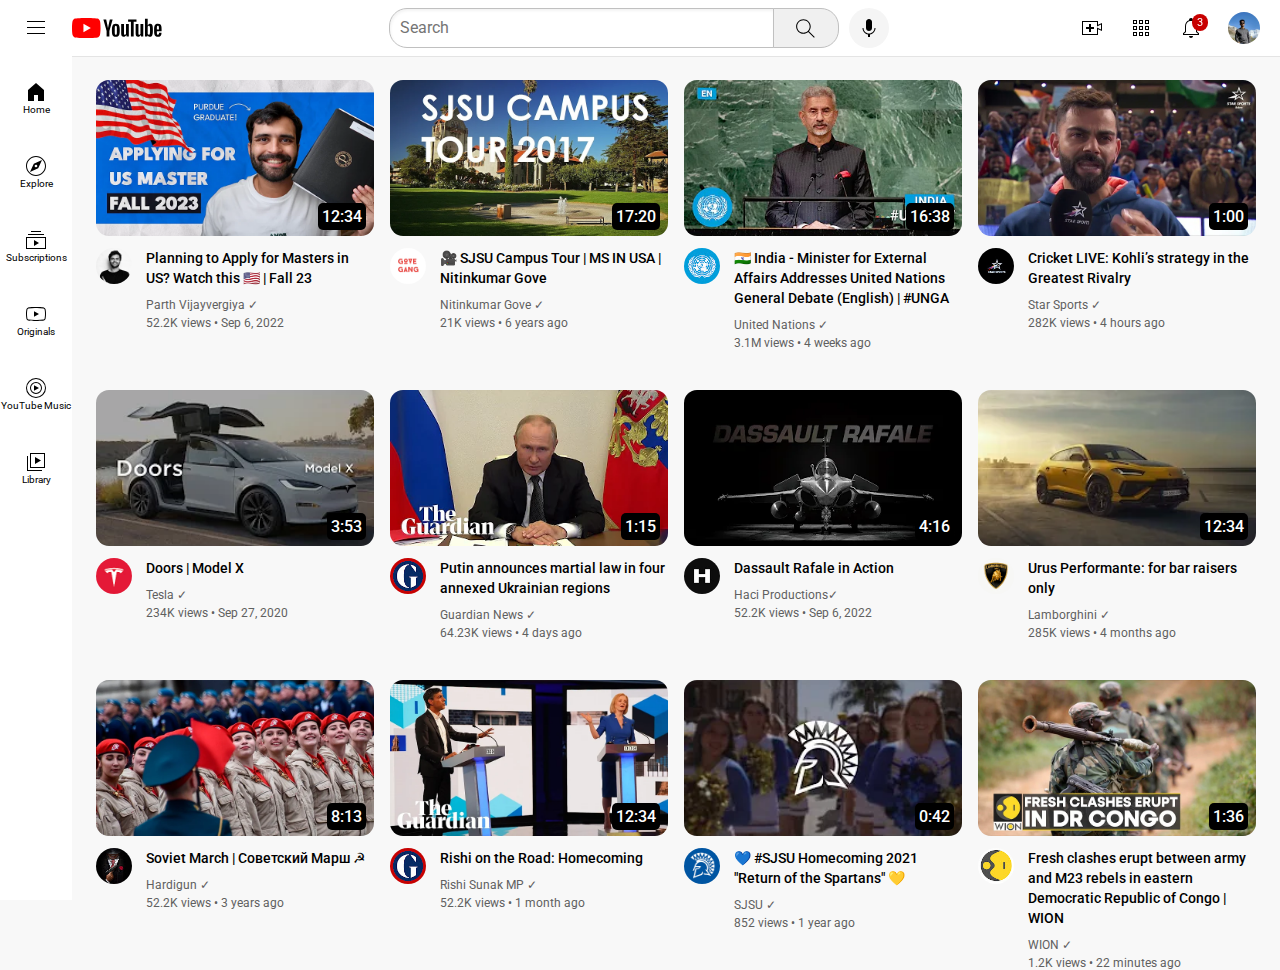
<file: index.html>
<!DOCTYPE html>
<html lang="en">
<head>
  <link rel="stylesheet" href="styles/genaral.css">
  <link rel="stylesheet" href="styles/header.css">
  <link rel="stylesheet" href="styles/video.css">
  <link rel="stylesheet" href="styles/sidebar.css">

  <link rel="preconnect" href="https://fonts.googleapis.com">
  <link rel="preconnect" href="https://fonts.gstatic.com" crossorigin>
  <link href="https://fonts.googleapis.com/css2?family=Roboto:wght@400;500;700&display=swap" rel="stylesheet">

  <meta charset="UTF-8">
  <meta http-equiv="X-UA-Compatible" content="IE=edge">
  <meta name="viewport" content="width=device-width, initial-scale=1.0">
  <title>YouTube.com Clone</title>
</head>
<body>

  <header class="header">
    <div class="left-section">
      <img class="hamburger-menu" src="icons/hamburger-menu.svg">
      <img class="youtube-logo" src="icons/youtube-logo.svg">
    </div>

    <div class="middle-section"> 
      <input class="search-box" type="text" placeholder="Search">
      <button class="search-button">
        <img src="icons/search.svg">
        <div class="tooltip">Search</div>
      </button> 
      <!-- Put position absolute inside position reletive for tooltip -->
      <button class="voice-search-button">
        <img class="voice-search-icon" src="icons/voice-search-icon.svg">
        <div class="tooltip">Search with your voice</div>
      </button>
    </div>
    
    <div class="right-section">
      <div class="upload-icon-container">
        <img class="upload-icon" src="icons/upload.svg">
        <div class="tooltip">Upload</div>
      </div>
      <div class="youtube-apps-icon-container">
        <img class="youtube-apps-icon" src="icons/youtube-apps.svg">
        <div class="tooltip">Apps</div>
      </div>
      <div class="notification-icon-container">
        <img class="notifications-icon" src="icons/notifications.svg">
        <div class="notification-count">3</div>
        <div class="tooltip">Notification</div>
      </div>
      <img class="current-user-profile" src="profile/user.jpg">
    </div>
  </header>

  <nav class="sidebar">
    <div class="sidebar-link">
      <img src="icons/home.svg">
      <div>Home</div>
    </div>
    <div class="sidebar-link">
      <img src="icons/explore.svg">
      <div>Explore</div>
    </div>
    <div class="sidebar-link">
      <img src="icons/subscriptions.svg">
      <div>Subscriptions</div>
    </div>
    <div class="sidebar-link">
      <img src="icons/originals.svg">
      <div>Originals</div>
    </div>
    <div class="sidebar-link">
      <img src="icons/youtube-music.svg">
      <div>YouTube Music</div>
    </div>
    <div class="sidebar-link">
      <img src="icons/library.svg">
      <div>Library</div>
    </div>
  </nav>
  
  <main>
    <section class="video-grid">
      <div class="video-preview">
        <div class="thumbnail-row">
          <img class="thumbnail" src="images/thumbnail-1.webp">
          <div class="video-time">12:34</div>
        </div>
  
        <div class="video-info-grid">
          <div class="channel-picture">
            <img class="profile-pic" src="profile/profile-1.jpg">
          </div>
          <div class="video-info">
            <p class="video-title">
              Planning to Apply for Masters in US? Watch this 🇺🇸 | Fall 23 
            </p>
            <p class="video-author">
              Parth Vijayvergiya &#10003;
            </p>
            <p class="video-stats">
              52.2K views &#8226; Sep 6, 2022
            </p>
          </div>
        </div>
      </div>

      <div class="video-preview">
        <div class="thumbnail-row">
          <img class="thumbnail" src="images/thumbnail-2.webp">
          <div class="video-time">17:20</div>
        </div>
  
        <div class="video-info-grid">
          <div class="channel-picture">
            <img class="profile-pic" src="profile/profile-2.jpg">
          </div>
          <div class="video-info">
            <p class="video-title">
              🎥 SJSU Campus Tour | MS IN USA | Nitinkumar Gove  
            </p>
            <p class="video-author">
              Nitinkumar Gove &#10003;
            </p>
            <p class="video-stats">
              21K views &#8226; 6 years ago
            </p>
          </div>
        </div>
      </div>
  
      <!-- <div class="video-preview">
        <div class="thumbnail-row">
          <img class="thumbnail" src="images/thumbnail-3.webp">
        </div>
  
        <div class="video-info-grid">
          <div class="channel-picture">
            <img class="profile-pic" src="profile/profile-3.jpg">
          </div>
          <div class="video-info">
            <p class="video-title">
              The Problem with New York City.. 
            </p>
            <p class="video-author">
              CaseyNeistat &#10003;
            </p>
            <p class="video-stats">
              111K views &#8226; 44 minutes ago
            </p>
          </div>
        </div>
      </div> -->
  
      <div class="video-preview">
        <div class="thumbnail-row">
          <img class="thumbnail" src="images/thumbnail-4.webp">
          <div class="video-time">16:38</div>
        </div>
  
        <div class="video-info-grid">
          <div class="channel-picture">
            <img class="profile-pic" src="profile/profile-4.jpg">
          </div>
          <div class="video-info">
            <p class="video-title">
              🇮🇳 India - Minister for External Affairs Addresses United Nations General Debate (English) | #UNGA 
            </p>
            <p class="video-author">
              United Nations &#10003;
            </p>
            <p class="video-stats">
              3.1M views &#8226; 4 weeks ago
            </p>
          </div>
        </div>
      </div>

      <div class="video-preview">
        <div class="thumbnail-row">
          <img class="thumbnail" src="images/thumbnail-5.webp">
          <div class="video-time">1:00</div>
        </div>
  
        <div class="video-info-grid">
          <div class="channel-picture">
            <img class="profile-pic" src="profile/profile-5.jpg">
          </div>
          <div class="video-info">
            <p class="video-title">
              Cricket LIVE: Kohli’s strategy in the Greatest Rivalry 
            </p>
            <p class="video-author">
              Star Sports &#10003;
            </p>
            <p class="video-stats">
              282K views &#8226; 4 hours ago
            </p>
          </div>
        </div>
      </div>

      <div class="video-preview">
        <div class="thumbnail-row">
          <img class="thumbnail" src="images/thumbnail-6.webp">
          <div class="video-time">3:53</div>
        </div>
  
        <div class="video-info-grid">
          <div class="channel-picture">
            <img class="profile-pic" src="profile/profile-6.jpg">
          </div>
          <div class="video-info">
            <p class="video-title">
              Doors | Model X 
            </p>
            <p class="video-author">
              Tesla &#10003;
            </p>
            <p class="video-stats">
              234K views &#8226; Sep 27, 2020
            </p>
          </div>
        </div>
      </div>

      <div class="video-preview">
        <div class="thumbnail-row">
          <img class="thumbnail" src="images/thumbnail-7.webp">
          <div class="video-time">1:15</div>
        </div>
  
        <div class="video-info-grid">
          <div class="channel-picture">
            <img class="profile-pic" src="profile/profile-7.jpg">
          </div>
          <div class="video-info">
            <p class="video-title">
              Putin announces martial law in four annexed Ukrainian regions
            </p>
            <p class="video-author">
              Guardian News &#10003;
            </p>
            <p class="video-stats">
              64.23K views &#8226;  4 days ago
            </p>
          </div>
        </div>
      </div>

      <div class="video-preview">
        <div class="thumbnail-row">
          <img class="thumbnail" src="images/thumbnail-8.webp">
          <div class="video-time">4:16</div>
        </div>
  
        <div class="video-info-grid">
          <div class="channel-picture">
            <img class="profile-pic" src="profile/profile-8.jpg">
          </div>
          <div class="video-info">
            <p class="video-title">
              Dassault Rafale in Action 
            </p>
            <p class="video-author">
              Haci Productions&#10003;
            </p>
            <p class="video-stats">
              52.2K views &#8226; Sep 6, 2022
            </p>
          </div>
        </div>
      </div>

      <div class="video-preview">
        <div class="thumbnail-row">
          <img class="thumbnail" src="images/thumbnail-9.webp">
          <div class="video-time">12:34</div>
        </div>
  
        <div class="video-info-grid">
          <div class="channel-picture">
            <img class="profile-pic" src="profile/profile-9.jpg">
          </div>
          <div class="video-info">
            <p class="video-title">
              Urus Performante: for bar raisers only
            </p>
            <p class="video-author">   
              Lamborghini &#10003;
            </p>
            <p class="video-stats">
              285K views &#8226; 4 months ago
            </p>
          </div>
        </div>
      </div>

      <div class="video-preview">
        <div class="thumbnail-row">
          <img class="thumbnail" src="images/thumbnail-10.webp">
          <div class="video-time">8:13</div>
        </div>
  
        <div class="video-info-grid">
          <div class="channel-picture">
            <img class="profile-pic" src="profile/profile-10.jpg">
          </div>
          <div class="video-info">
            <p class="video-title">
              Soviet March | Советский Марш ☭ 
            </p>
            <p class="video-author">
              Hardigun &#10003;
            </p>
            <p class="video-stats">
              52.2K views &#8226; 3 years ago
            </p>
          </div>
        </div>
      </div>

      <div class="video-preview">
        <div class="thumbnail-row">
          <img class="thumbnail" src="images/thumbnail-11.webp">
          <div class="video-time">12:34</div>
        </div>
  
        <div class="video-info-grid">
          <div class="channel-picture">
            <img class="profile-pic" src="profile/profile-7.jpg">
          </div>
          <div class="video-info">
            <p class="video-title">
              Rishi on the Road: Homecoming
            </p>
            <p class="video-author">
              Rishi Sunak MP &#10003;
            </p>
            <p class="video-stats">
              52.2K views &#8226; 1 month ago
            </p>
          </div>
        </div>
      </div>

      <div class="video-preview">
        <div class="thumbnail-row">
          <img class="thumbnail" src="images/thumbnail-12.webp">
          <div class="video-time">0:42</div>
        </div>
  
        <div class="video-info-grid">
          <div class="channel-picture">
            <img class="profile-pic" src="profile/profile-12.jpg">
          </div>
          <div class="video-info">
            <p class="video-title">
              💙 #SJSU Homecoming 2021 "Return of the Spartans" 💛 
            </p>
            <p class="video-author">
              SJSU &#10003;
            </p>
            <p class="video-stats">
              852 views &#8226; 1 year ago
            </p>
          </div>
        </div>
      </div>

      <div class="video-preview">
        <div class="thumbnail-row">
          <img class="thumbnail" src="images/thumbnail-13.webp">
          <div class="video-time">1:36</div>
        </div>
  
        <div class="video-info-grid">
          <div class="channel-picture">
            <img class="profile-pic" src="profile/profile-13.jpg">
          </div>
          <div class="video-info">
            <p class="video-title">
              Fresh clashes erupt between army and M23 rebels in eastern Democratic Republic of Congo | WION
            </p>
            <p class="video-author">
              WION &#10003;
            </p>
            <p class="video-stats">
              1.2K views &#8226; 22 minutes ago
            </p>
          </div>
        </div>
      </div>
    </section>
  </main>
  
</body>
</html>
</file>
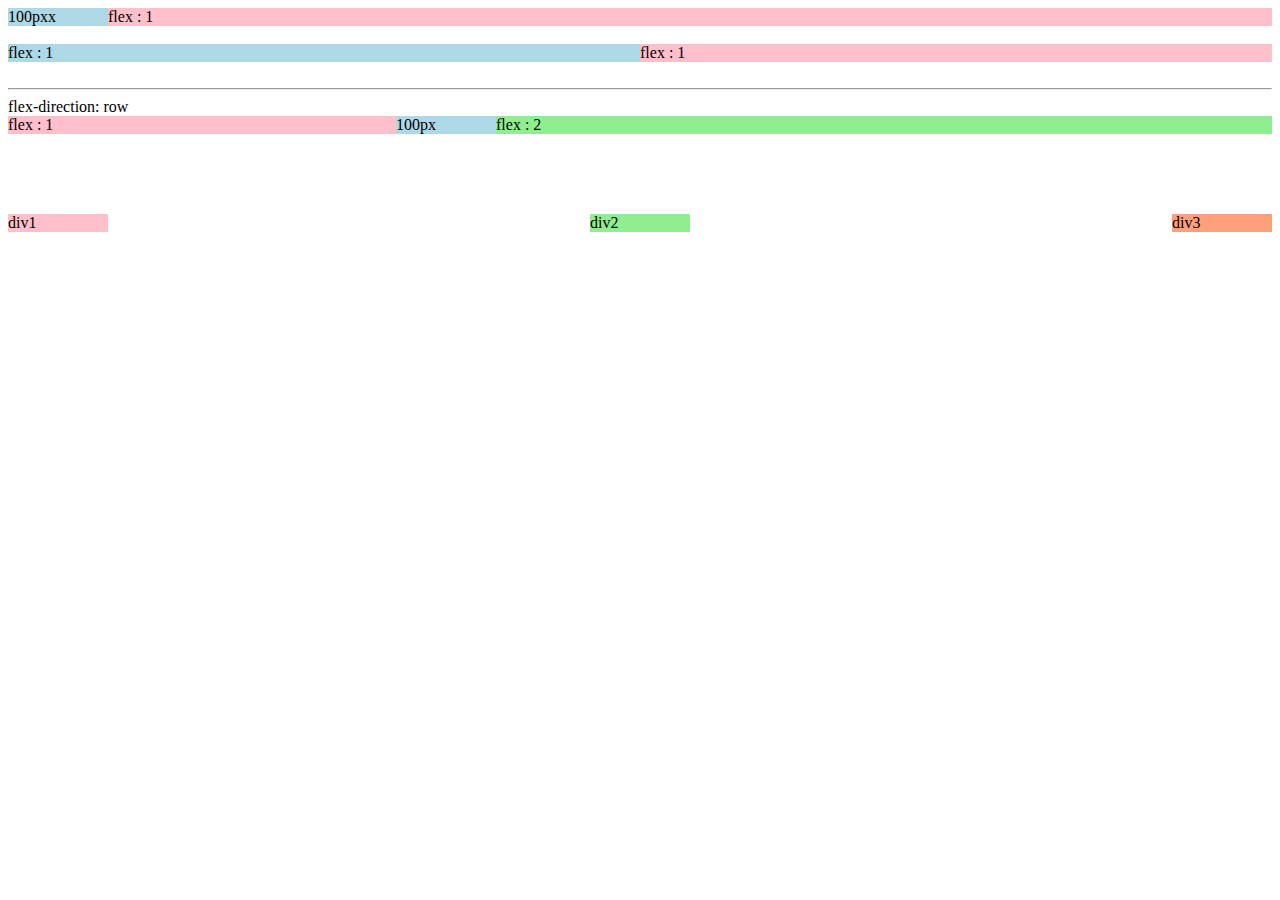
<file: practice-pre-req/flexbox.html>
<!DOCTYPE html>
<html lang="en">
<head>
  <meta charset="UTF-8">
  <meta http-equiv="X-UA-Compatible" content="IE=edge">
  <meta name="viewport" content="width=device-width, initial-scale=1.0">
  <title>Flexbox Practice</title>
</head>
<body>
  <div style="display: flex;
    flex-direction: row;
  ">
    <div style="background-color: lightblue; width: 100px;">100pxx</div>
    <div style="background-color: pink; flex: 1;">flex : 1</div>
  </div>
  <br>
  <div style="display: flex;
    flex-direction: row;
  ">
    <div style="background-color: lightblue; flex: 1;"> flex : 1</div>
    <div style="background-color: pink; flex: 1;">flex : 1</div>
  </div>
  <br>
  <hr>
  <span>flex-direction: row</span>
  <div style="display: flex;
    flex-direction: row;
    /* Below and abouv are 2 properties to set flex items verticle or horizontal */
    /* flex-direction: column; */
  ">
    <div style="background-color: pink; flex: 1;">flex : 1</div>
    <div style="background-color: lightblue; width: 100px;"> 100px</div>
    <div style="background-color: lightgreen; flex: 2;">flex : 2</div> 
  </div>

  <br><br><br>
  <div style="display: flex;
    height: 70px;
    flex-direction: row;
    /* Spread div evenly on screen using space-between */
    justify-content: space-between;
    
    /* This will align div item center in flexbox main div */
    align-items: center;
  ">
    <div style="background-color: pink; width: 100px;">div1</div>
    <div style="background-color: lightgreen; width: 100px;">div2</div>
    <div style="background-color: lightsalmon; width: 100px;">div3</div>
  </div>
</body>
</html>
</file>
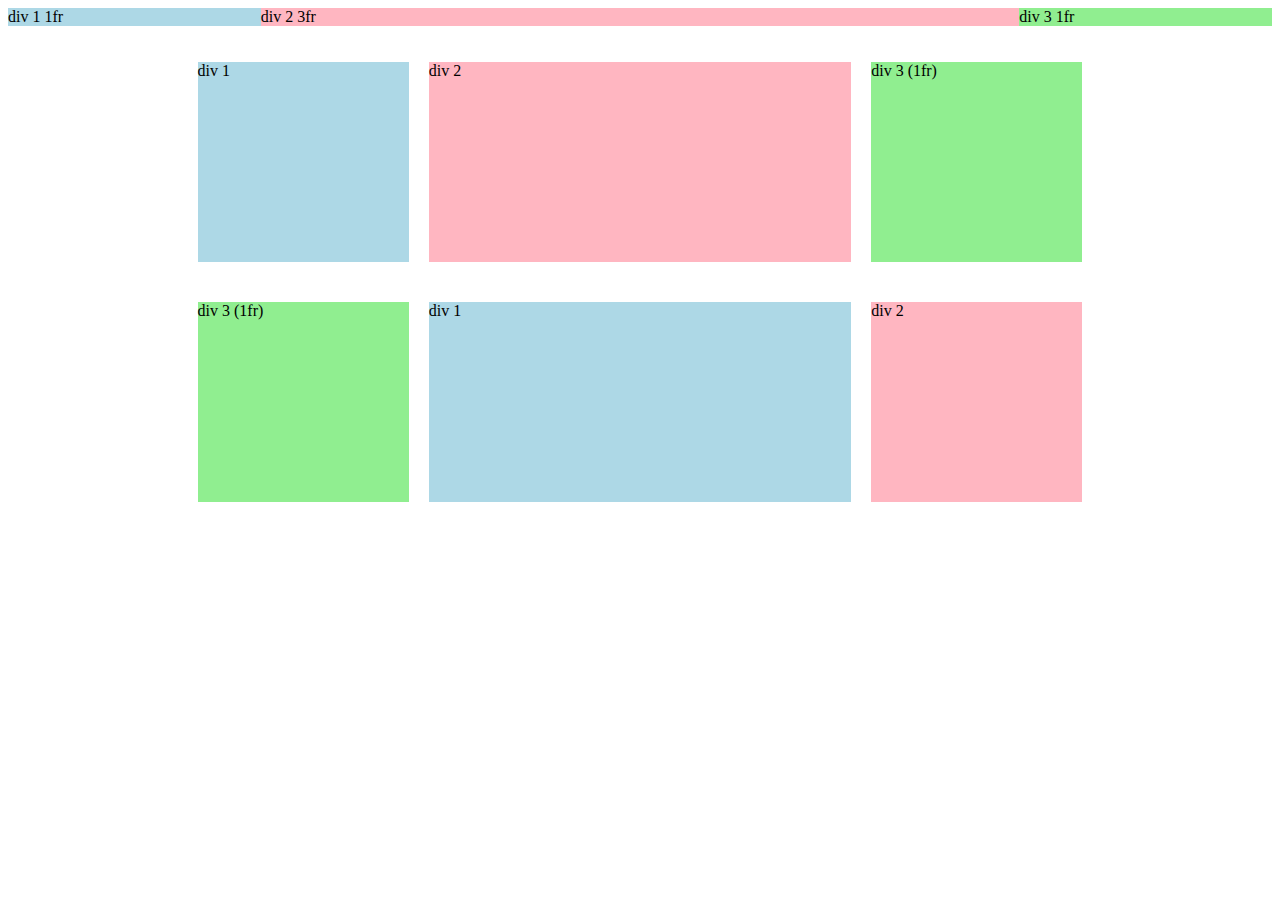
<file: practice-pre-req/grid.html>
<!DOCTYPE html>
<html lang="en">
<head>
  <meta charset="UTF-8">
  <meta http-equiv="X-UA-Compatible" content="IE=edge">
  <meta name="viewport" content="width=device-width, initial-scale=1.0">
  <title>Grid Practice</title>
</head>
<body>
  <div style="
    display: grid;
    grid-template-columns: 1fr 3fr 1fr;
  ">
    <div style="background-color: lightblue;">
      div 1 1fr
    </div>
    <div style="background-color: lightpink;"> 
      div 2  3fr
    </div>
    <div style="background-color: lightgreen;">
      div 3 1fr
    </div>
  </div>
  <br> <br>

  <div style="
    display: grid;
    grid-template-columns: 1fr 2fr 1fr;
    column-gap: 20px;
    row-gap: 40px;
    margin: auto;
    width: 70%;
  ">
    <div style="background-color: lightblue; height: 200px;">
      div 1
    </div>
    <div style="background-color: lightpink;height: 200px"> 
      div 2
    </div>
    <div style="background-color: lightgreen; height: 200px">
      div 3 (1fr)
    </div>
    <div style="background-color: lightgreen; height: 200px">
      div 3 (1fr)
    </div>
    <div style="background-color: lightblue; height: 200px;">
      div 1
    </div>
    <div style="background-color: lightpink;height: 200px"> 
      div 2
    </div>
  </div>
</body>
</html>
</file>
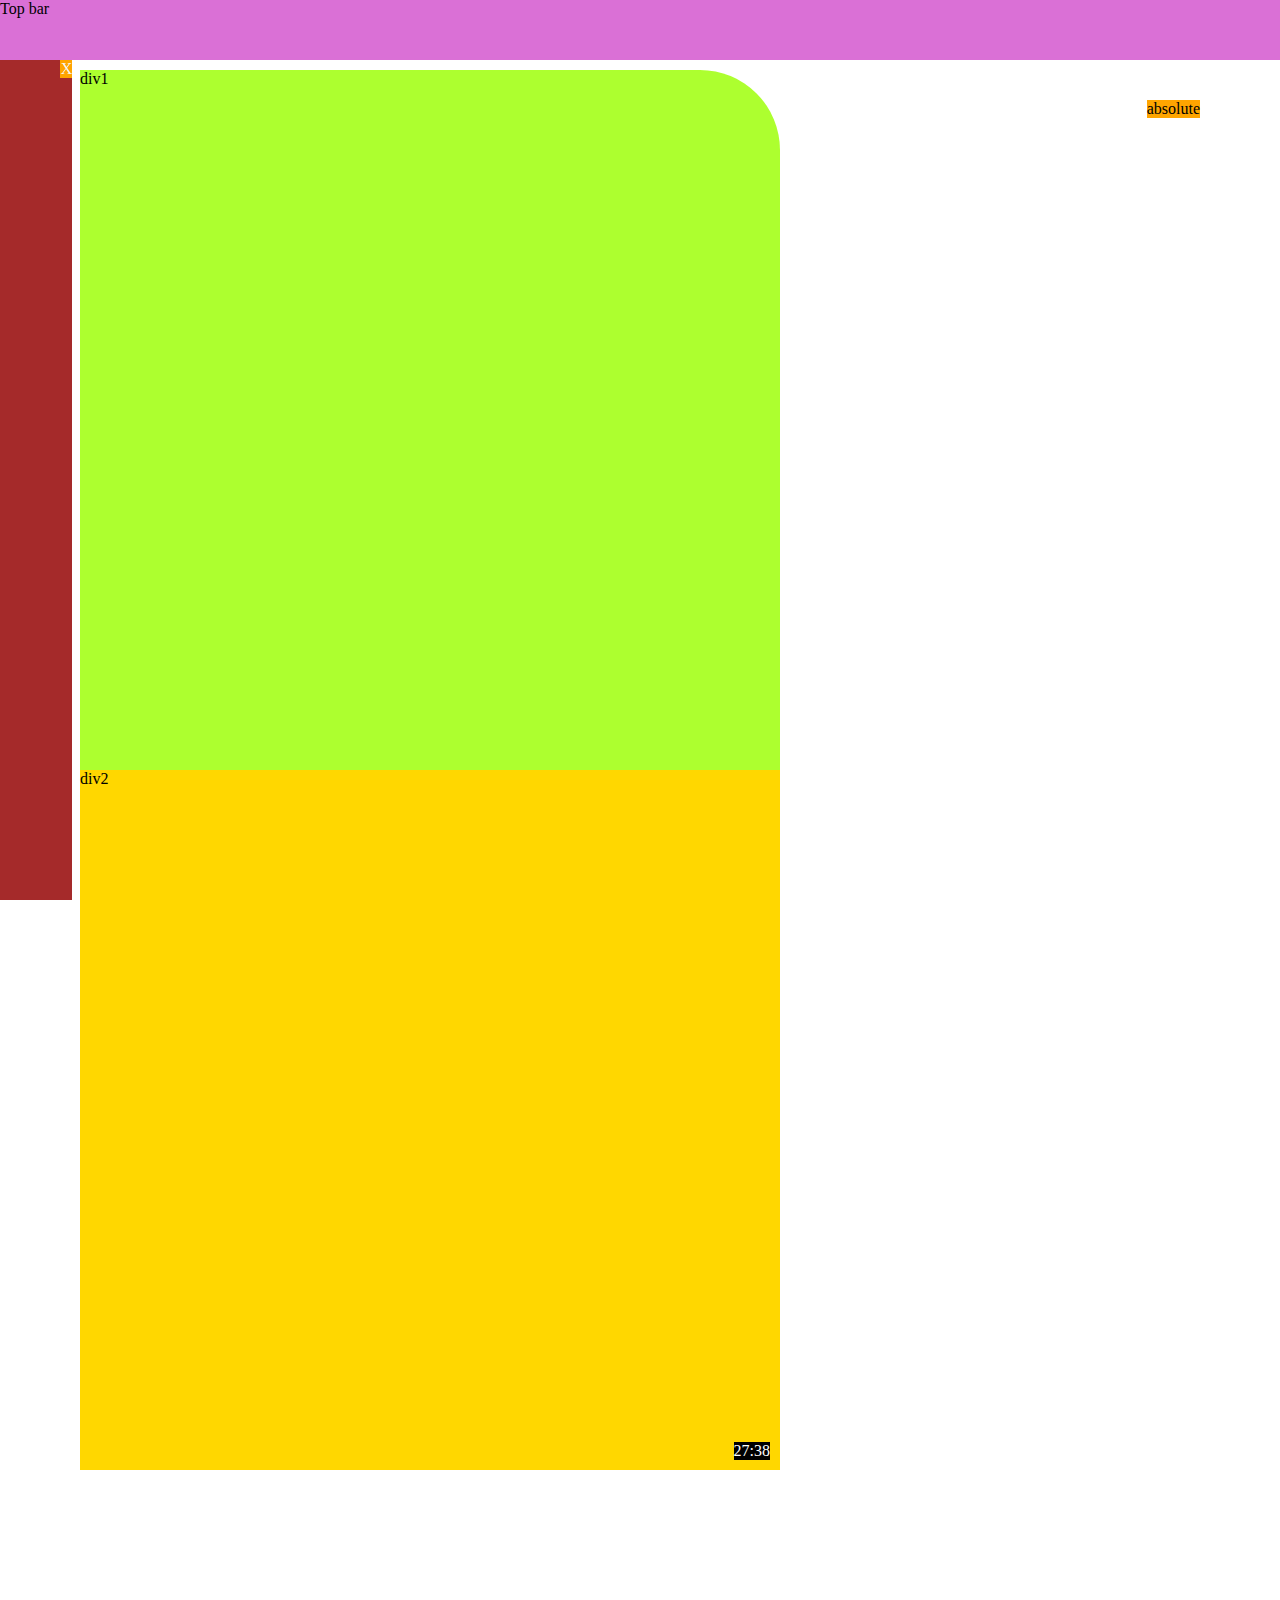
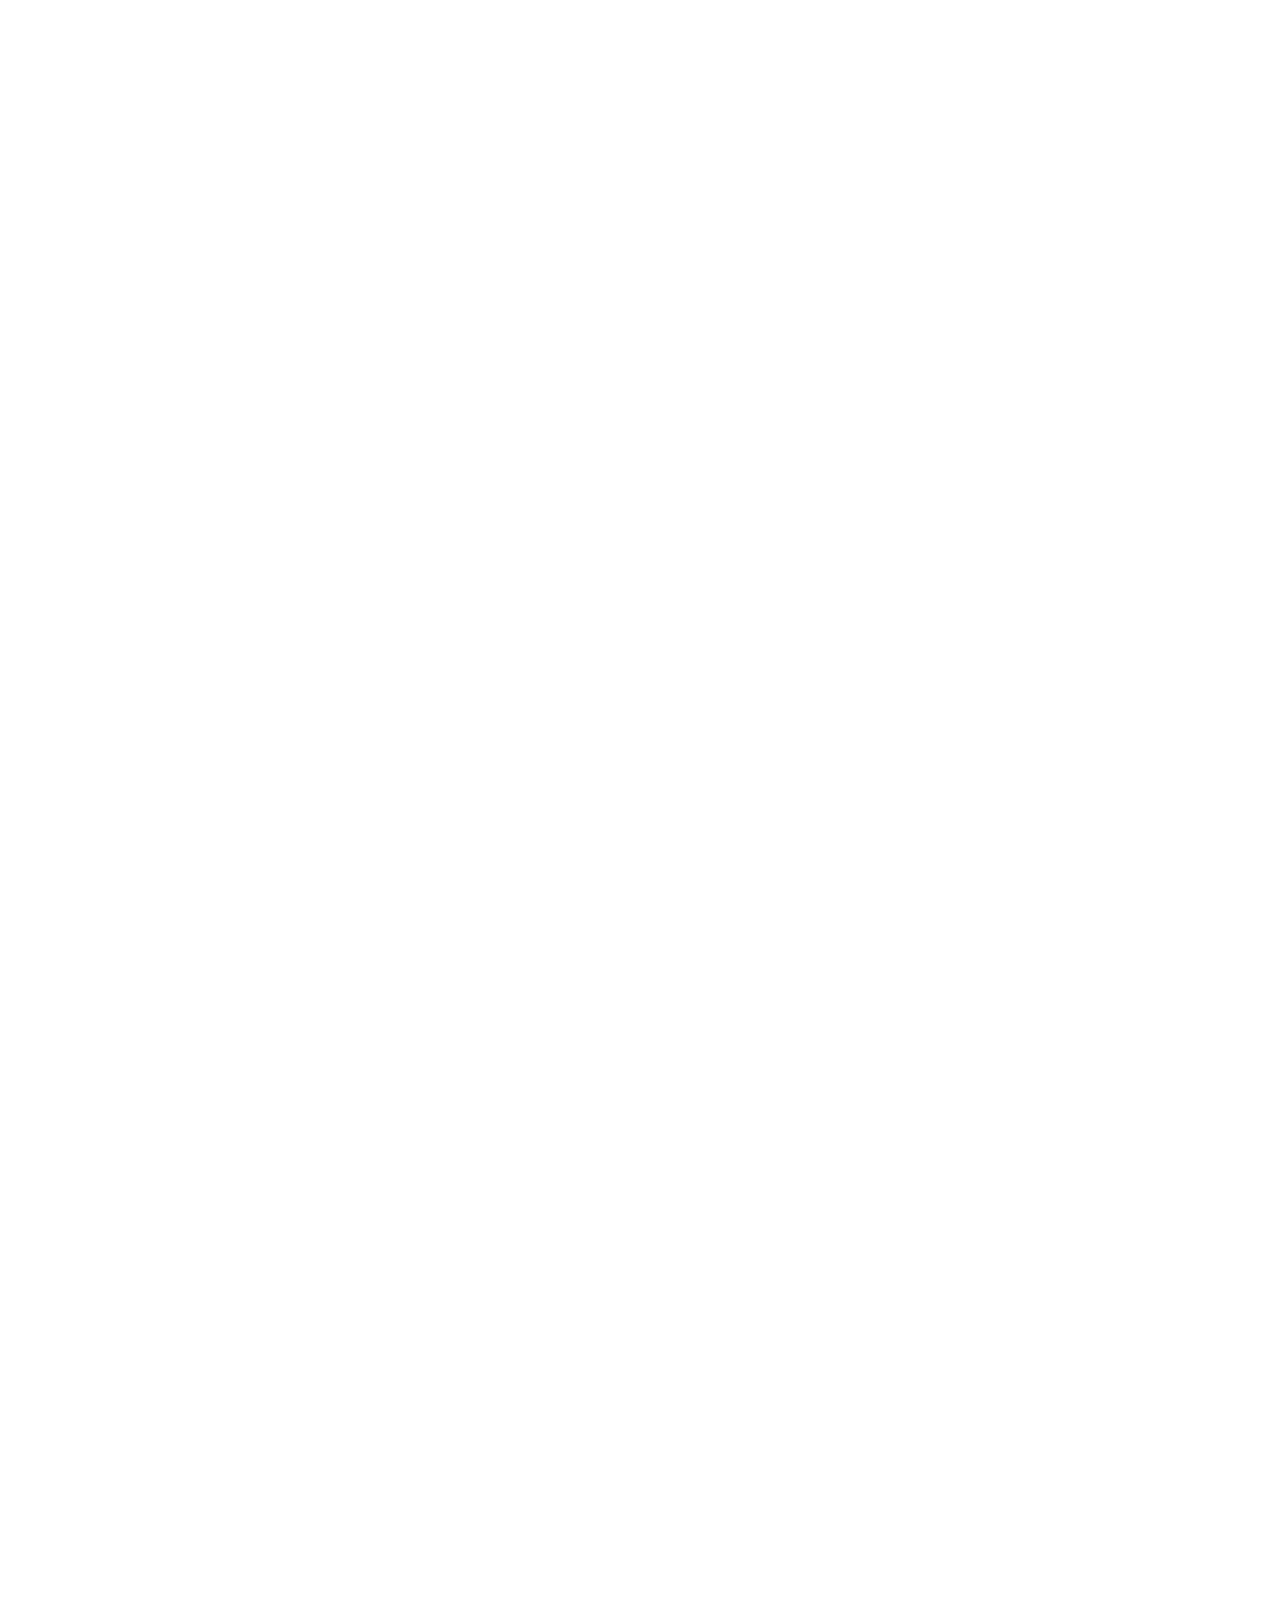
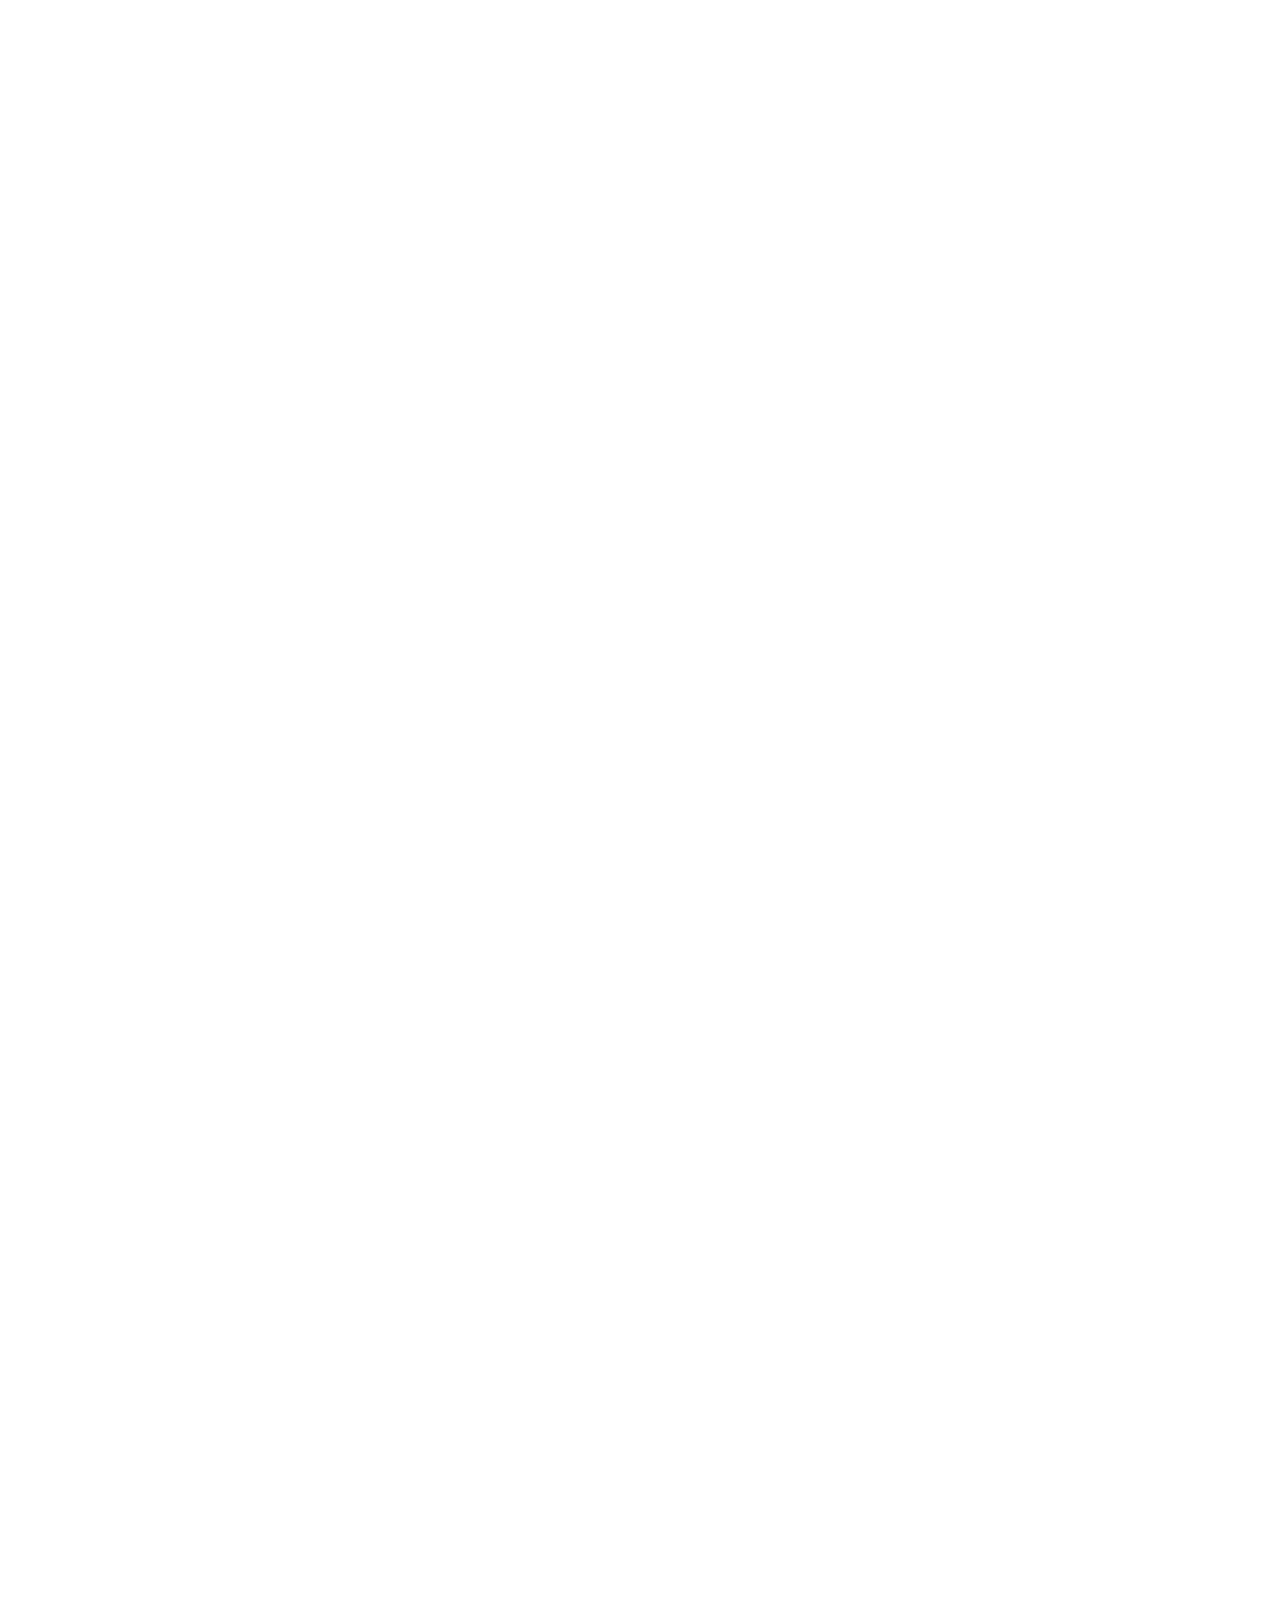
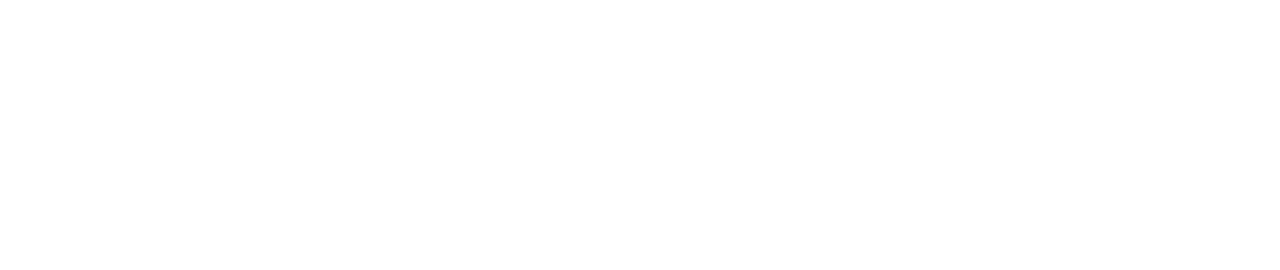
<file: practice-pre-req/position.html>
<!DOCTYPE html>
<html lang="en">
<head>
  <meta charset="UTF-8">
  <meta http-equiv="X-UA-Compatible" content="IE=edge">
  <meta name="viewport" content="width=device-width, initial-scale=1.0">
  <title>Position css practice</title>
</head>
<body style="
  margin: 0;
  height: 5000px;
  padding-top: 70px;
  padding-left: 80px;
">

  <div style="
    background-color: orchid;
    height: 50px;
    position: fixed;
    top: 0px;
    left: 0px;
    right: 0px;
    height: auto;
    z-index: 1;
  ">
    <div style="height: 60px;">Top bar</div>
  </div>

  <div style="
    background-color: brown;
    color: whitesmoke;
    width: 72px;
    position: fixed;
    top: 60px;
    left: 0;
    bottom: 0;
  ">

      <div style="
      position: absolute;
      background-color: orange;
      right: 0;
      top: 0;
      ">X</div>

  </div>

  <div style="
    position: absolute;
    background-color: orange;
    top: 100px;
    right: 80px;
  ">absolute</div>

  <div style="
    background-color: greenyellow;
    width: 700px;
    height: 700px;
    border-radius: 0 80px 0 0;
  ">div1</div>
  <div style="
    background-color: gold;
    width: 700px;
    height: 700px;
    position: relative;
  ">div2
  
  <div style="
  position: absolute;
  color: white;
  background-color: black;
  right: 10px;
  bottom: 10px;
  ">27:38</div>

  </div>
</body>
</html>
</file>
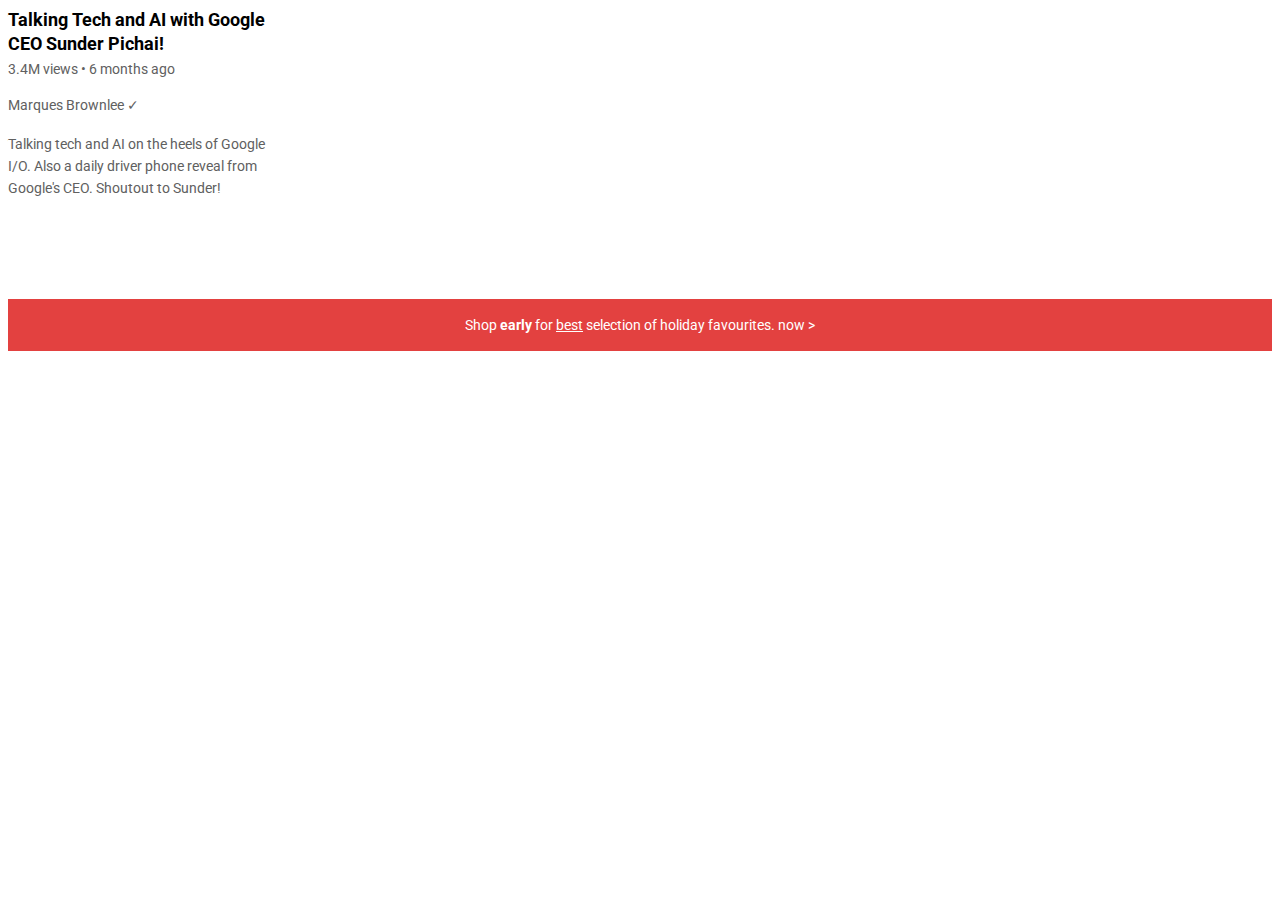
<file: practice-pre-req/text.html>
<!DOCTYPE html>
<html lang="en">
<head>
  <link rel="stylesheet" href="text.css">
  
  <link rel="preconnect" href="https://fonts.googleapis.com">
  <link rel="preconnect" href="https://fonts.gstatic.com" crossorigin>
  <link href="https://fonts.googleapis.com/css2?family=Roboto:wght@400;700&display=swap" rel="stylesheet">
  
  <meta charset="UTF-8">
  <meta http-equiv="X-UA-Compatible" content="IE=edge">
  <meta name="viewport" content="width=device-width, initial-scale=1.0">
  <title>Text practice</title>
</head>
<body>

  <p class="video-title">
    Talking Tech and AI with Google CEO Sunder Pichai!
  </p>

  <p class="video-stats">
    3.4M views &#8226; 6 months ago
  </p>

  <p class="video-author">
    Marques Brownlee &#10003;
  </p>

  <p class="video-desc">
    Talking tech and AI on the heels of Google I/O. Also
    a daily driver phone reveal from Google's CEO.
    Shoutout to Sunder!
  </p>

  <p class="apple-text">
    Shop <strong>early</strong> for <u>best</u> selection of holiday favourites. <span class="span-text">now &#62;</span>
  </p>
  
</body>
</html>
</file>
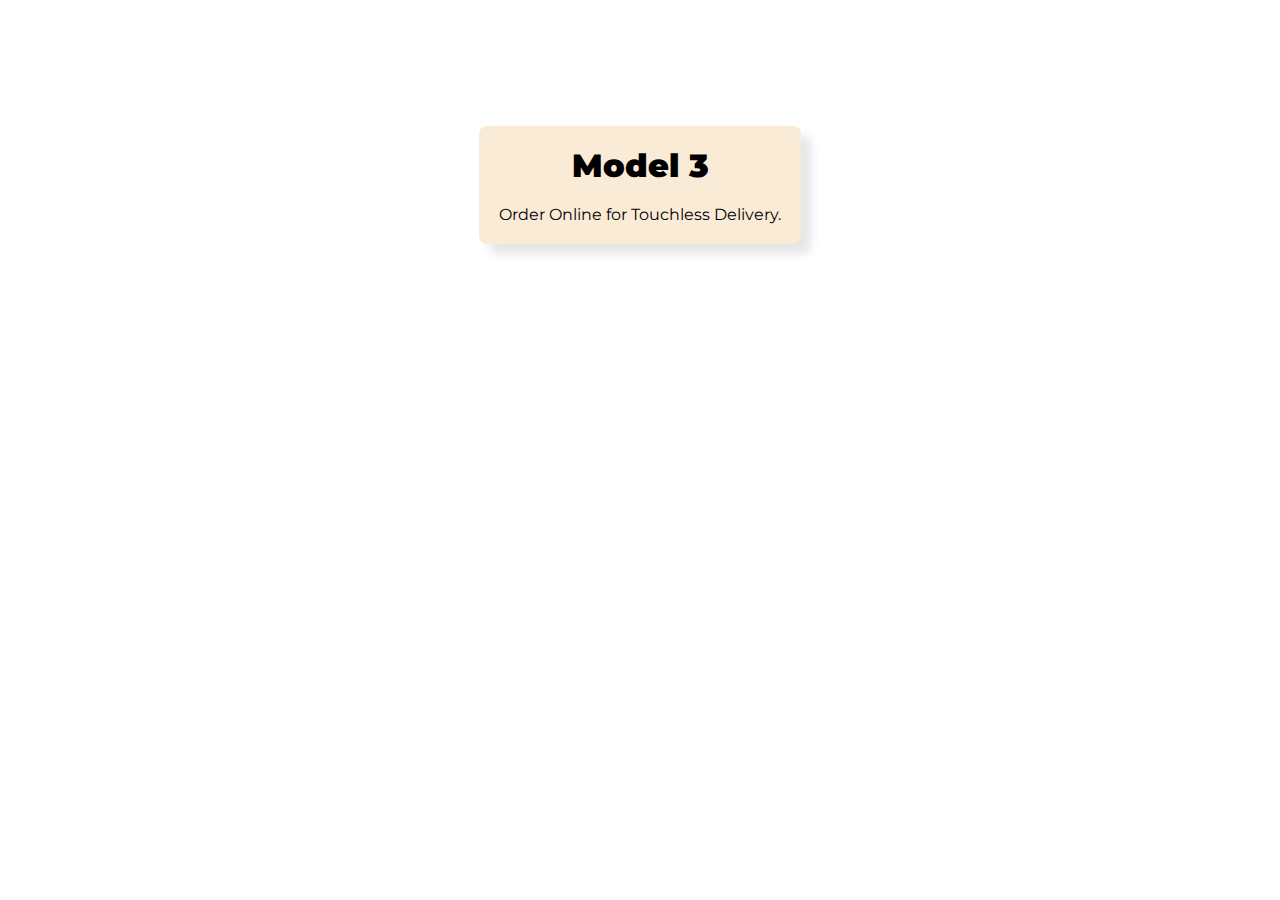
<file: practice-pre-req/textPrac.html>
<!DOCTYPE html>
<html lang="en">
<head>
  <link rel="preconnect" href="https://fonts.googleapis.com">
  <link rel="preconnect" href="https://fonts.gstatic.com" crossorigin>
  <link href="https://fonts.googleapis.com/css2?family=Montserrat:wght@400;700&display=swap" rel="stylesheet">

  <link rel="stylesheet" href="textPrac.css">
  <meta charset="UTF-8">
  <meta http-equiv="X-UA-Compatible" content="IE=edge">
  <meta name="viewport" content="width=device-width, initial-scale=1.0">
  <title>Text Practice</title>
</head>
<body>
  
  <div>
    <h1 class="title-text">
      Model 3
    </h1>
    
    <p class="content">
      Order Online for <span>Touchless Delivery.</span>
    </p>
  </div>

</body>
</html>
</file>
<file: styles/genaral.css>
body{
  font-family: Roboto, Arial;
  margin: 0;
  padding-top: 80px;
  padding-left: 96px;
  padding-right: 24px;
  background-color: rgb(248, 248, 248);
}

p{
  margin-top: 0;
  margin-bottom: 0;
}
</file>
<file: styles/header.css>
.header{
  height: 56px;
  display: flex;
  flex-direction: row;
  justify-content: space-between;

  position: fixed;
  top: 0;
  left: 0;
  right: 0;

  background-color: white;

  border-bottom-width: 1px;
  border-bottom-style: solid;
  border-bottom-color: rgb(228, 228, 228);

  z-index: 100;
}
/* --------------------------------left-section---------------------------- */

.left-section{  
  display: flex;
  align-items: center;
}

.hamburger-menu{
  height: 24px;
  margin-left: 24px;
  margin-right: 24px;
}

.youtube-logo{
  height: 20px;
}
/* --------------------------------middle-section---------------------------- */
.middle-section{
  flex: 1;
  margin-left: 70px;
  margin-right: 35px;
  max-width: 500px;
  display: flex;
  align-items: center;
}

.search-box{
  flex: 1;
  /* Because if we put width 0 then it able to shrink and it has flex: 1 width already  */
  width: 0;
  height: 36px;
  padding-left: 10px;
  font-size: 16px;
  border-radius: 18px 0 0 18px;
  border: 1px solid rgb(192, 192, 192);

  /* Inset set the shadow inside the element */
  box-shadow: inset 1px 2px 3px rgba(0, 0, 0, 0.05);
}

.search-box::placeholder{
  font-family: Roboto, Arial;
  font-size: 16px;
}

.search-button img{
  height: 25px; 
}

.search-button{
  height: 40px;
  width: 66px;
  margin-left: -1px;
  margin-right: 10px;
  border-radius: 0 18px 18px 0;
  background-color: rgb(240, 240, 240);
  border: 1px solid rgb(192, 192, 192);
}

/* -------------------------------------------- */

.search-button,
.voice-search-button,
.upload-icon-container,
.youtube-apps-icon-container,
.notification-icon-container {
  display: flex;
  justify-content: center;
  align-items: center;
  position: relative;
}

.search-button .tooltip,
.voice-search-button .tooltip,
.upload-icon-container .tooltip,
.youtube-apps-icon-container .tooltip,
.notification-icon-container .tooltip{
  position: absolute;
  font-size: 12px;
  color: white;
  background-color: gray;
  padding: 4px 8px;
  border-radius: 2px;
  bottom: -30px;

  /* Here opacity 0 means element is hidden but we set opacity 1 when hover over on it */
  opacity: 0;
  transition: opacity 0.15s;

  /* This will prevent any activity to happen when we move cursor on it(on opacity 0 element means hidden element) */
  pointer-events: none;

  white-space: nowrap;
}

/* Here we are targeting tooltip when we hover over search button element(If we hover over button then it target tooltip) */
.search-button:hover .tooltip,
.voice-search-button:hover .tooltip,
.upload-icon-container:hover .tooltip,
.youtube-apps-icon-container:hover .tooltip,
.notification-icon-container:hover .tooltip{
  opacity: 1;
}

/* -------------------------------------------- */

.voice-search-button img{
  height: 24px;
}

.voice-search-button{
  width: 40px;
  height: 40px;
  border-radius: 20px;
  border: none;
  background-color: rgb(245, 245, 245);
}

/* --------------------------------right-section---------------------------- */

.right-section{
  width: 180px;
  margin-right: 20px;
  display: flex;
  justify-content: space-between;
  align-items: center;
  /* It prevent to shrink the space-between elements when we decrease width of screen */
  flex-shrink: 0;
}

.upload-icon{
  height: 24px;
}

.youtube-apps-icon{
  height: 24px;
}

.notifications-icon{
  height: 24px;
}

.current-user-profile{
  height: 32px;
  border-radius: 16px;
}

.notification-icon-container{
  position: relative;
}

.notification-count{
  font-size: 11px;
  position: absolute;
  top: -2px;
  right: -5px;
  color: white;
  background-color: rgb(200, 0 ,0);
  padding: 2px 5px;
  border-radius: 10px;;
}
</file>
<file: styles/video.css>
.thumbnail{
  /* Insted of setting width 300px we set width 100% to picture that occupy div in which image is  */
  /* width: 300px; */
  width: 100%;
  border-radius: 13px;
}

.thumbnail-row{
  margin-bottom: 8px;
  position: relative;
}

.video-time{
  position: absolute;
  right: 8px;
  bottom: 10px;
  color: white;
  font-weight: 500;
  padding: 4px;
  border-radius: 5px;
  background-color: black;
}

.profile-pic{
  width: 36px;
  border-radius: 50px;
  object-fit: cover;
}


.video-title{
  margin-top: 0;
  font-size: 14px;
  font-weight: 500;
  line-height: 20px;
  margin-bottom: 10px;
}

.video-author,
.video-stats{
  font-size: 12px;
  color: rgb(96, 96, 96);
}

.video-author{
  margin-bottom: 4px;
}

.video-info-grid{
  display: grid;
  grid-template-columns: 50px 1fr;
}

.video-grid{
  display: grid;
  /* Here 1fr means occupy equal space by all grid blocks  */
  grid-template-columns: 1fr 1fr 1fr;
  column-gap: 16px;
  row-gap: 40px;
}


/* @media query make page rsponsive to different screen size */
@media (max-width: 750px){
/* This css only activate when screen size 750px or less */
/* from 0 to 750px this css work */
  .video-grid{
    grid-template-columns: 1fr 1fr;
  }
}

@media (min-width: 751px) and (max-width: 999px){
/* from 751px to 999px this css work */
  .video-grid{
    grid-template-columns: 1fr 1fr 1fr;
  }
}

@media (min-width: 1000px) {
/* from 1000px and abouv this css work */
  .video-grid{
    grid-template-columns: 1fr 1fr 1fr 1fr;
  }
}

@media (min-width:350px) and (max-width: 600px) {
  .video-grid{
    grid-template-columns: 1fr;
  }
}
</file>
<file: styles/sidebar.css>
.sidebar{
  width: 72px;
  background-color: white;
  position: fixed;
  left: 0;
  bottom: 0;
  top: 55px;
  z-index: 200;
  padding-top: 5px;
}

.sidebar-link{
  height: 74px;
  display: flex;
  justify-content: center;
  align-items: center;
  flex-direction: column;
  cursor: pointer;
}

.sidebar-link:hover{
  background-color: rgb(235, 235, 235);
}

.sidebar-link img{
  height: 24px;
}

.sidebar-link div{
  font-size: 10px;
}
</file>
<file: practice-pre-req/text.css>
p{
  font-family: Roboto;
  margin-top: 0;
  margin-bottom: 0;
}

.video-title{
  /* font-family: Arial; */
  /* text-align: center; */
  /* font-style: italic; */
  font-size: 18px;
  font-weight: bold;
  width: 280px;
  line-height: 24px;
  margin-bottom: 5px;
}

.video-stats{
  font-size: 14px;
  color: rgb(96, 96, 96);
  margin-bottom: 20px;
}

.video-author {
  color: rgb(96, 96, 96);
  font-size: 14px;
  margin-bottom: 20px;
}

.video-desc{
  font-size: 14px;
  color: rgb(96, 96, 96);
  width: 280px;
  line-height: 22px;
  margin-bottom: 100px;
}

.apple-text {
  margin-bottom: 50px;
  font-size: 14px;
  background-color: rgb(227, 65, 64);
  color: white;
  text-align: center;
  padding-top: 18px;
  padding-bottom: 18px;
}

.span-text{
  cursor: pointer;
}

.span-text:hover{
  text-decoration: underline;
}
</file>
<file: practice-pre-req/textPrac.css>
body {
  font-family: Montserrat;
}

div {
  width: fit-content;
  margin: 0 auto;
  margin-top: 10%;
  padding: 20px;
  text-align: center;
  background-color: antiquewhite;
  border-radius: 8px;
  box-shadow: 10px 10px 10px rgba(0, 0, 10, .10);
  /* transition: padding-right 5s, box-shadow 5s; */
  cursor: pointer;
}

div:active{
  box-shadow: 0 0 0 rgba(0, 0, 10, .10);
  padding-right: 25px;
  padding-bottom: 25px;
  text-align: center;
}

.title-text {
  font-weight: 900;
  margin-top: 0;
  margin-bottom: 20px;
}

.content {
  margin-top: 0;
  margin-bottom: 0;
}

span:hover{
  cursor: pointer;
  text-decoration: underline;
}
</file>
